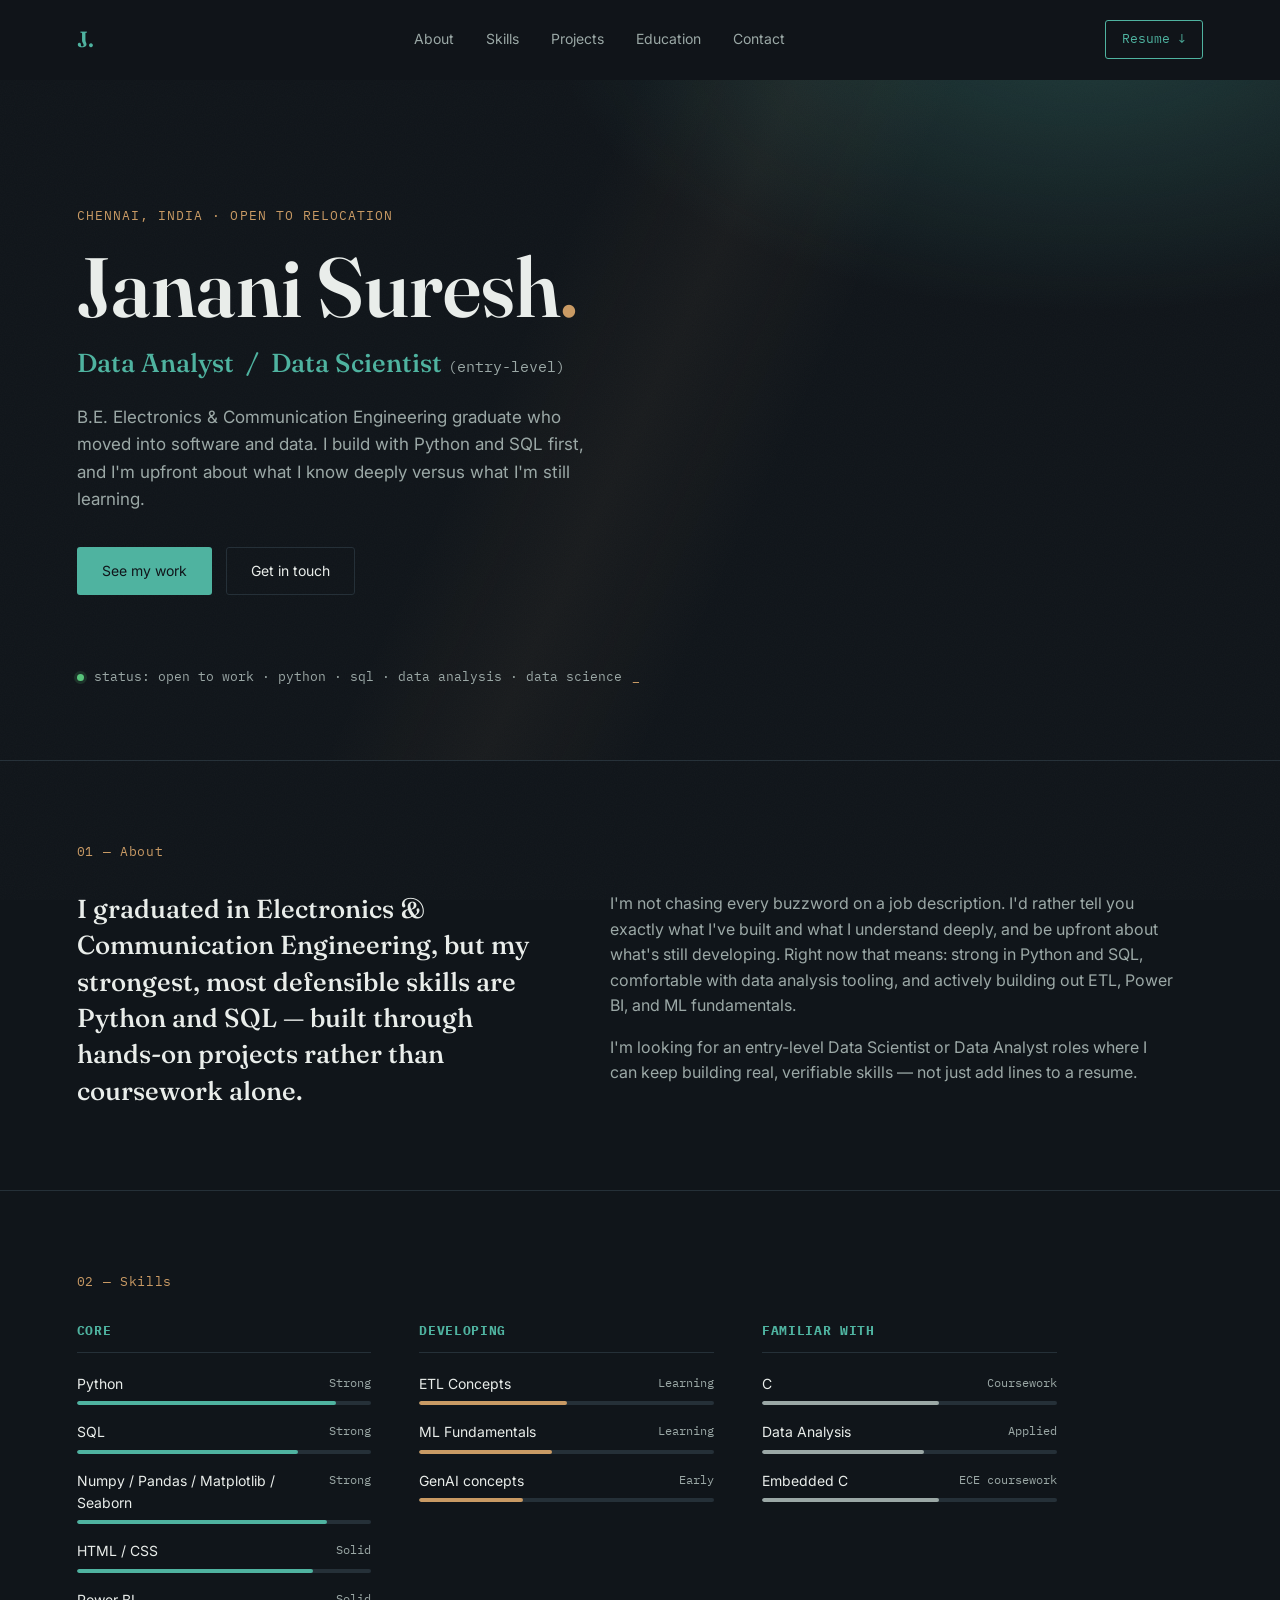
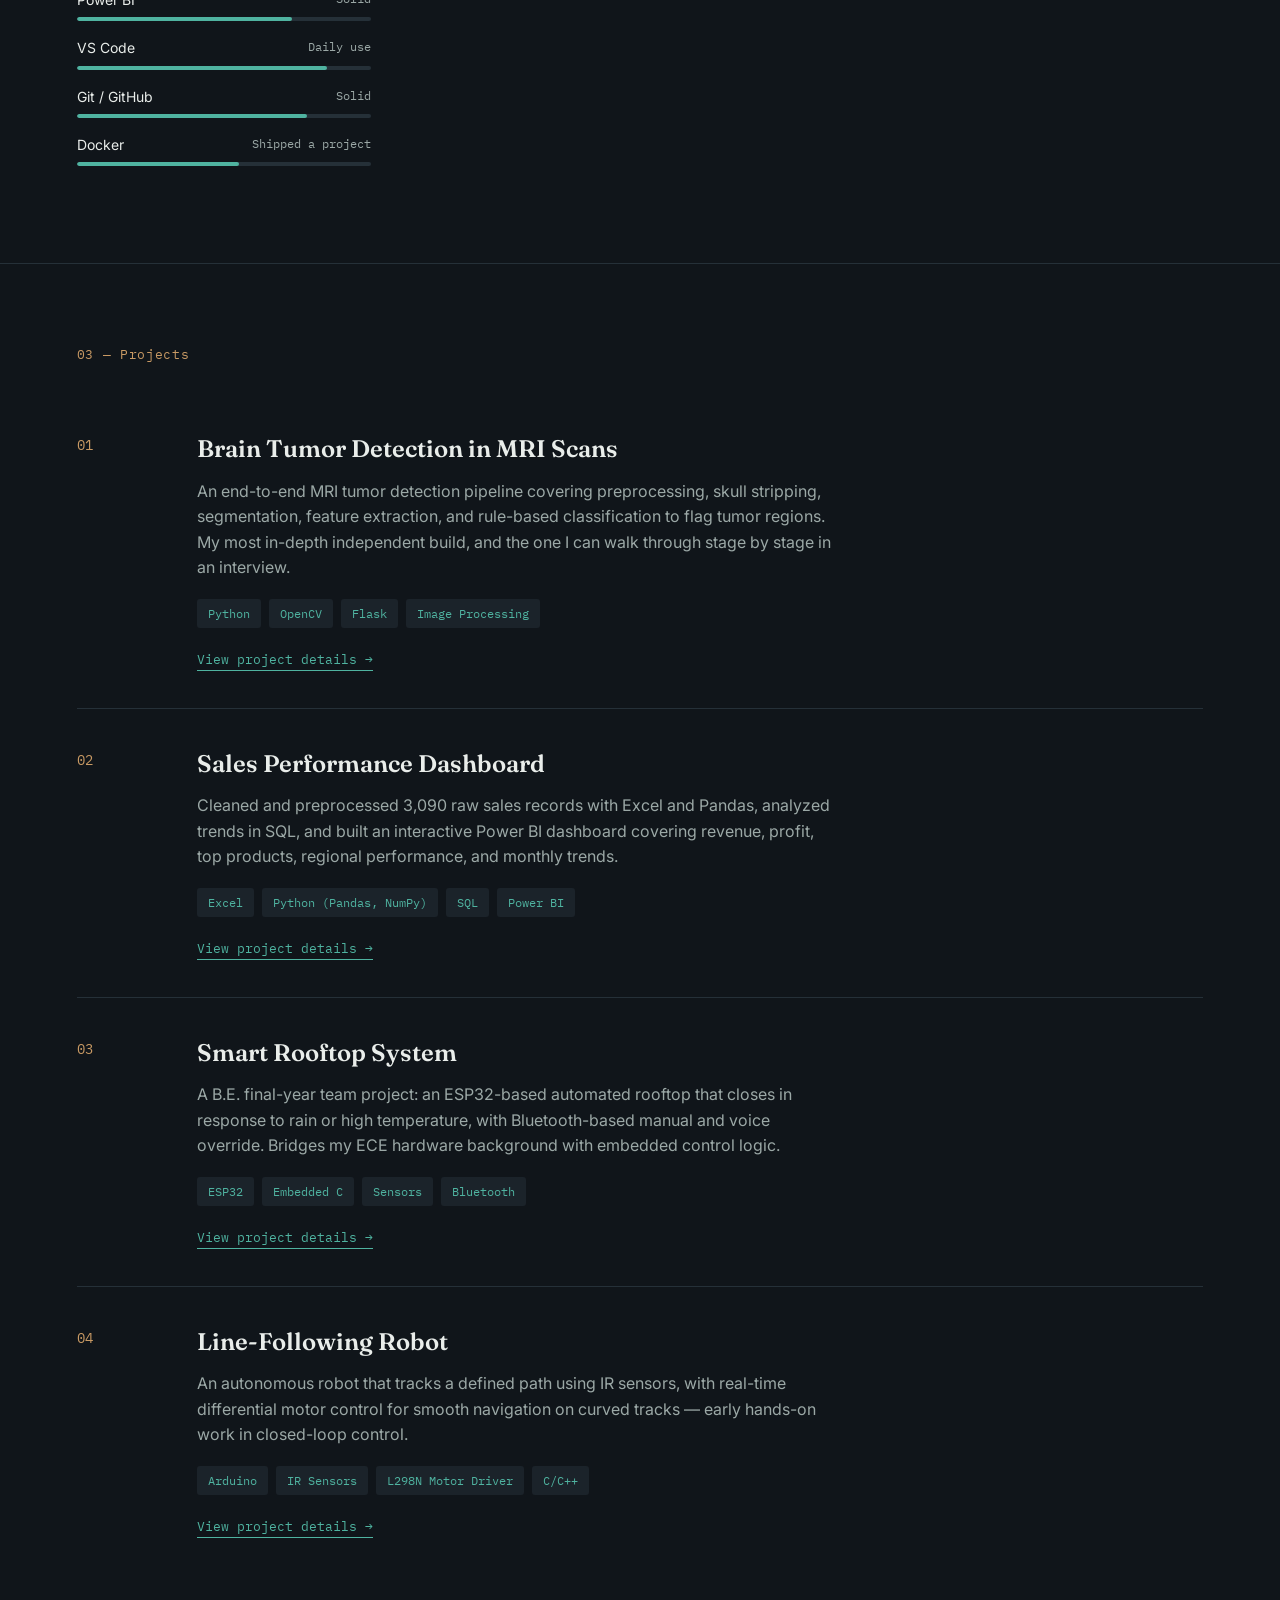
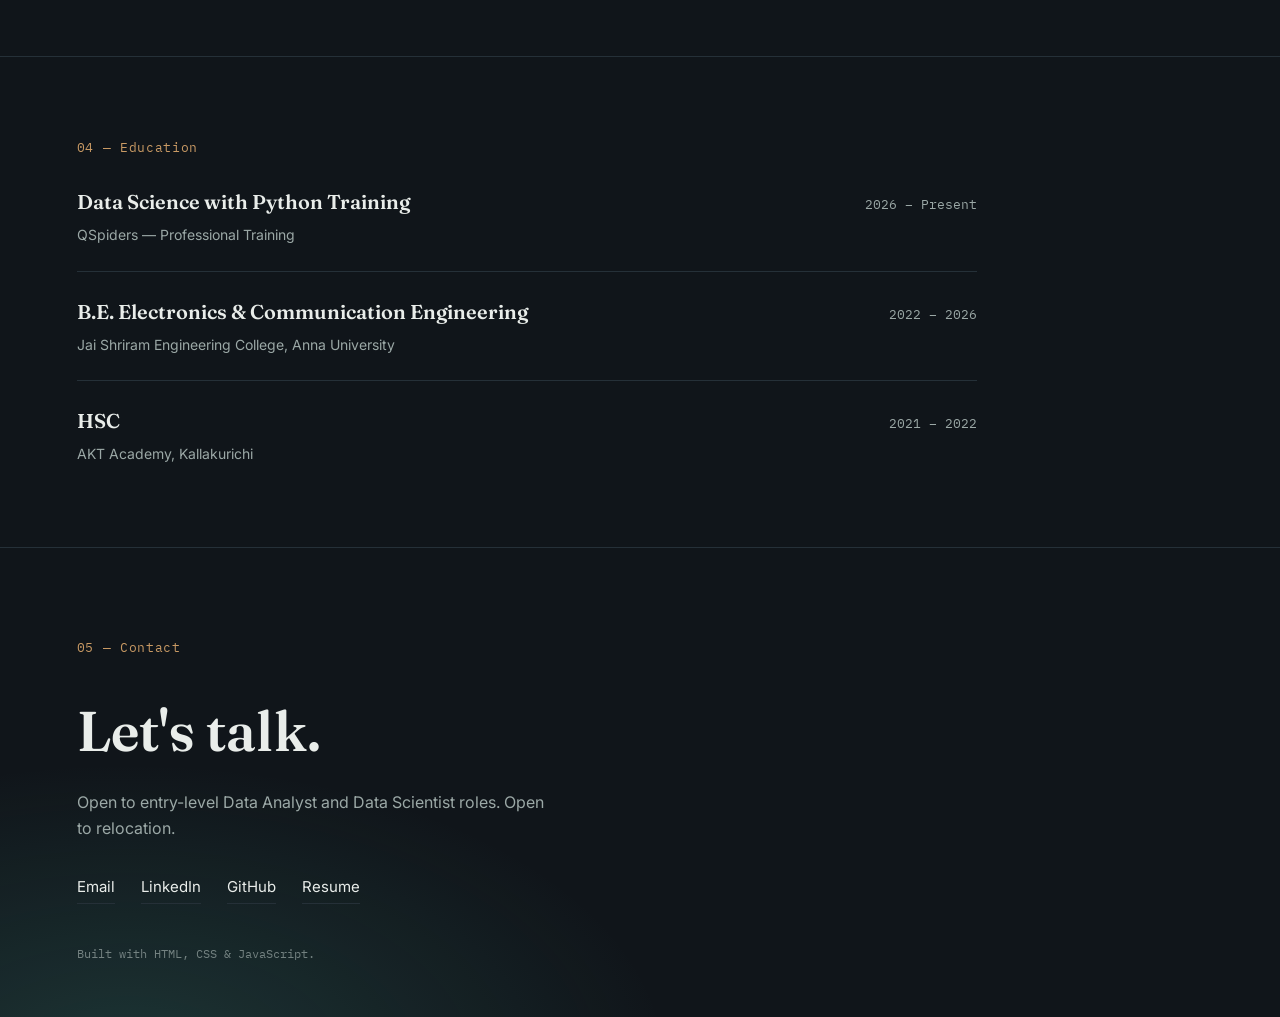
<file: index.html>
<!DOCTYPE html>
<html lang="en">
<head>
<meta charset="UTF-8">
<meta name="viewport" content="width=device-width, initial-scale=1.0">
<title>Janani Suresh — Data Analyst / Data Scientist</title>
<meta name="description" content="Portfolio of Janani Suresh, Electronics & Communication Engineering graduate specializing in Python, data analysis, and applied computer vision.">
<link rel="preconnect" href="https://fonts.googleapis.com">
<link href="https://fonts.googleapis.com/css2?family=Fraunces:opsz,wght@9..144,400;9..144,500;9..144,600&family=Inter:wght@400;500;600&family=IBM+Plex+Mono:wght@400;500&display=swap" rel="stylesheet">
<link rel="stylesheet" href="style.css">
</head>
<body>

<div class="grain"></div>

<nav class="nav" id="nav">
  <span class="nav-mark">J.</span>
  <ul class="nav-links">
    <li><a href="#about">About</a></li>
    <li><a href="#skills">Skills</a></li>
    <li><a href="#projects">Projects</a></li>
    <li><a href="#education">Education</a></li>
    <li><a href="#contact">Contact</a></li>
  </ul>
  <a href="Janani_Suresh_Resume.pdf" class="nav-cta" target="_blank" rel="noopener">Resume ↓</a>
</nav>

<header class="hero">
  <div class="hero-inner">
    <p class="eyebrow">Chennai, India · Open to relocation</p>
    <h1>Janani Suresh<span class="dot">.</span></h1>
    <p class="role">Data Analyst &nbsp;/&nbsp; Data Scientist <span class="role-sub">(entry-level)</span></p>
    <p class="hero-desc">B.E. Electronics &amp; Communication Engineering graduate who moved into software and data. I build with Python and SQL first, and I'm upfront about what I know deeply versus what I'm still learning.</p>
    <div class="hero-actions">
      <a href="#projects" class="btn btn-primary">See my work</a>
      <a href="#contact" class="btn btn-ghost">Get in touch</a>
    </div>
  </div>
  <div class="status-line">
    <span class="status-dot"></span>
    <span class="status-text">status: open to work · python · sql · data analysis · data science</span><span class="cursor">_</span>
  </div>
</header>

<main>

  <section id="about" class="section about reveal">
    <p class="section-label">01 — About</p>
    <div class="about-grid">
      <p class="about-lead">I graduated in Electronics &amp; Communication Engineering, but my strongest, most defensible skills are Python and SQL — built through hands-on projects rather than coursework alone.</p>
      <div class="about-body">
        <p>I'm not chasing every buzzword on a job description. I'd rather tell you exactly what I've built and what I understand deeply, and be upfront about what's still developing. Right now that means: strong in Python and SQL, comfortable with data analysis tooling, and actively building out ETL, Power BI, and ML fundamentals.</p>
        <p>I'm looking for an entry-level Data Scientist or Data Analyst roles where I can keep building real, verifiable skills — not just add lines to a resume.</p>
      </div>
    </div>
  </section>

  <section id="skills" class="section skills reveal">
    <p class="section-label">02 — Skills</p>
    <div class="skills-grid">

      <div class="skill-col core">
        <h3>Core</h3>
        <div class="skill-item">
          <div class="skill-item-label"><span>Python</span><span>Strong</span></div>
          <div class="skill-bar-track"><div class="skill-bar-fill" style="--fill:88%"></div></div>
        </div>
        <div class="skill-item">
          <div class="skill-item-label"><span>SQL</span><span>Strong</span></div>
          <div class="skill-bar-track"><div class="skill-bar-fill" style="--fill:75%"></div></div>
        </div>
        <div class="skill-item">
          <div class="skill-item-label"><span>Numpy / Pandas / Matplotlib / Seaborn</span><span>Strong</span></div>
          <div class="skill-bar-track"><div class="skill-bar-fill" style="--fill:85%"></div></div>
        </div>
        <div class="skill-item">
          <div class="skill-item-label"><span>HTML / CSS</span><span>Solid</span></div>
          <div class="skill-bar-track"><div class="skill-bar-fill" style="--fill:80%"></div></div>
        </div>
        <div class="skill-item">
          <div class="skill-item-label"><span>Power BI</span><span>Solid</span></div>
          <div class="skill-bar-track"><div class="skill-bar-fill" style="--fill:73%"></div></div>
        </div>
        <div class="skill-item">
          <div class="skill-item-label"><span>VS Code</span><span>Daily use</span></div>
          <div class="skill-bar-track"><div class="skill-bar-fill" style="--fill:85%"></div></div>
        </div>
        <div class="skill-item">
          <div class="skill-item-label"><span>Git / GitHub</span><span>Solid</span></div>
          <div class="skill-bar-track"><div class="skill-bar-fill" style="--fill:78%"></div></div>
        </div>
        <div class="skill-item">
          <div class="skill-item-label"><span>Docker</span><span>Shipped a project</span></div>
          <div class="skill-bar-track"><div class="skill-bar-fill" style="--fill:55%"></div></div>
        </div>
      </div>

      <div class="skill-col developing">
        <h3>Developing</h3>
        <div class="skill-item">
          <div class="skill-item-label"><span>ETL Concepts</span><span>Learning</span></div>
          <div class="skill-bar-track"><div class="skill-bar-fill" style="--fill:50%"></div></div>
        </div>
        <div class="skill-item">
          <div class="skill-item-label"><span>ML Fundamentals</span><span>Learning</span></div>
          <div class="skill-bar-track"><div class="skill-bar-fill" style="--fill:45%"></div></div>
        </div>
        <div class="skill-item">
          <div class="skill-item-label"><span>GenAI concepts</span><span>Early</span></div>
          <div class="skill-bar-track"><div class="skill-bar-fill" style="--fill:35%"></div></div>
        </div>
      </div>

      <div class="skill-col familiar">
        <h3>Familiar with</h3>
        <div class="skill-item">
          <div class="skill-item-label"><span>C</span><span>Coursework</span></div>
          <div class="skill-bar-track"><div class="skill-bar-fill" style="--fill:60%"></div></div>
        </div>
        <div class="skill-item">
          <div class="skill-item-label"><span>Data Analysis</span><span>Applied</span></div>
          <div class="skill-bar-track"><div class="skill-bar-fill" style="--fill:55%"></div></div>
        </div>
        <div class="skill-item">
          <div class="skill-item-label"><span>Embedded C</span><span>ECE coursework</span></div>
          <div class="skill-bar-track"><div class="skill-bar-fill" style="--fill:60%"></div></div>
        </div>
      </div>

    </div>
  </section>

  <section id="projects" class="section projects reveal">
    <p class="section-label">03 — Projects</p>

    <article class="project">
      <div class="project-index">01</div>
      <div class="project-body">
        <h3>Brain Tumor Detection in MRI Scans</h3>
        <p>An end-to-end MRI tumor detection pipeline covering preprocessing, skull stripping, segmentation, feature extraction, and rule-based classification to flag tumor regions. My most in-depth independent build, and the one I can walk through stage by stage in an interview.</p>
        <div class="tags"><span>Python</span><span>OpenCV</span><span>Flask</span><span>Image Processing</span></div>
        <a href="project-brain-tumor.html" class="project-link">View project details →</a>
      </div>
    </article>

    <article class="project">
      <div class="project-index">02</div>
      <div class="project-body">
        <h3>Sales Performance Dashboard</h3>
        <p>Cleaned and preprocessed 3,090 raw sales records with Excel and Pandas, analyzed trends in SQL, and built an interactive Power BI dashboard covering revenue, profit, top products, regional performance, and monthly trends.</p>
        <div class="tags"><span>Excel</span><span>Python (Pandas, NumPy)</span><span>SQL</span><span>Power BI</span></div>
        <a href="project-sales-dashboard.html" class="project-link">View project details →</a>
      </div>
    </article>

    <article class="project">
      <div class="project-index">03</div>
      <div class="project-body">
        <h3>Smart Rooftop System</h3>
        <p>A B.E. final-year team project: an ESP32-based automated rooftop that closes in response to rain or high temperature, with Bluetooth-based manual and voice override. Bridges my ECE hardware background with embedded control logic.</p>
        <div class="tags"><span>ESP32</span><span>Embedded C</span><span>Sensors</span><span>Bluetooth</span></div>
        <a href="project-smart-rooftop.html" class="project-link">View project details →</a>
      </div>
    </article>

    <article class="project">
      <div class="project-index">04</div>
      <div class="project-body">
        <h3>Line-Following Robot</h3>
        <p>An autonomous robot that tracks a defined path using IR sensors, with real-time differential motor control for smooth navigation on curved tracks — early hands-on work in closed-loop control.</p>
        <div class="tags"><span>Arduino</span><span>IR Sensors</span><span>L298N Motor Driver</span><span>C/C++</span></div>
        <a href="project-line-following-robot.html" class="project-link">View project details →</a>
      </div>
    </article>

  </section>

  <section id="education" class="section education reveal">
    <p class="section-label">04 — Education</p>
    <div class="edu-row">
      <div>
        <h3>Data Science with Python Training</h3>
        <p class="edu-sub">QSpiders — Professional Training</p>
      </div>
      <p class="edu-date">2026 – Present</p>
    </div>
    <div class="edu-row">
      <div>
        <h3>B.E. Electronics &amp; Communication Engineering</h3>
        <p class="edu-sub">Jai Shriram Engineering College, Anna University</p>
      </div>
      <p class="edu-date">2022 – 2026</p>
    </div>
    <div class="edu-row">
      <div>
        <h3>HSC</h3>
        <p class="edu-sub">AKT Academy, Kallakurichi</p>
      </div>
      <p class="edu-date">2021 – 2022</p>
    </div>
  </section>

</main>

<footer id="contact" class="footer reveal">
  <p class="section-label">05 — Contact</p>
  <h2>Let's talk.</h2>
  <p class="footer-desc">Open to entry-level Data Analyst and Data Scientist roles. Open to relocation.</p>
  <div class="footer-links">
    <a href="mailto:jananisuresh454@gmail.com">Email</a>
    <a href="https://www.linkedin.com/in/janani-suresh-778a41255" target="_blank" rel="noopener">LinkedIn</a>
    <a href="https://github.com/jananisuresh-s" target="_blank" rel="noopener">GitHub</a>
    <a href="Janani_Suresh_Resume.pdf" target="_blank" rel="noopener">Resume</a>
  </div>
  <p class="footer-fine">Built with HTML, CSS &amp; JavaScript.</p>
</footer>

<script src="script.js"></script>
</body>
</html>
</file>
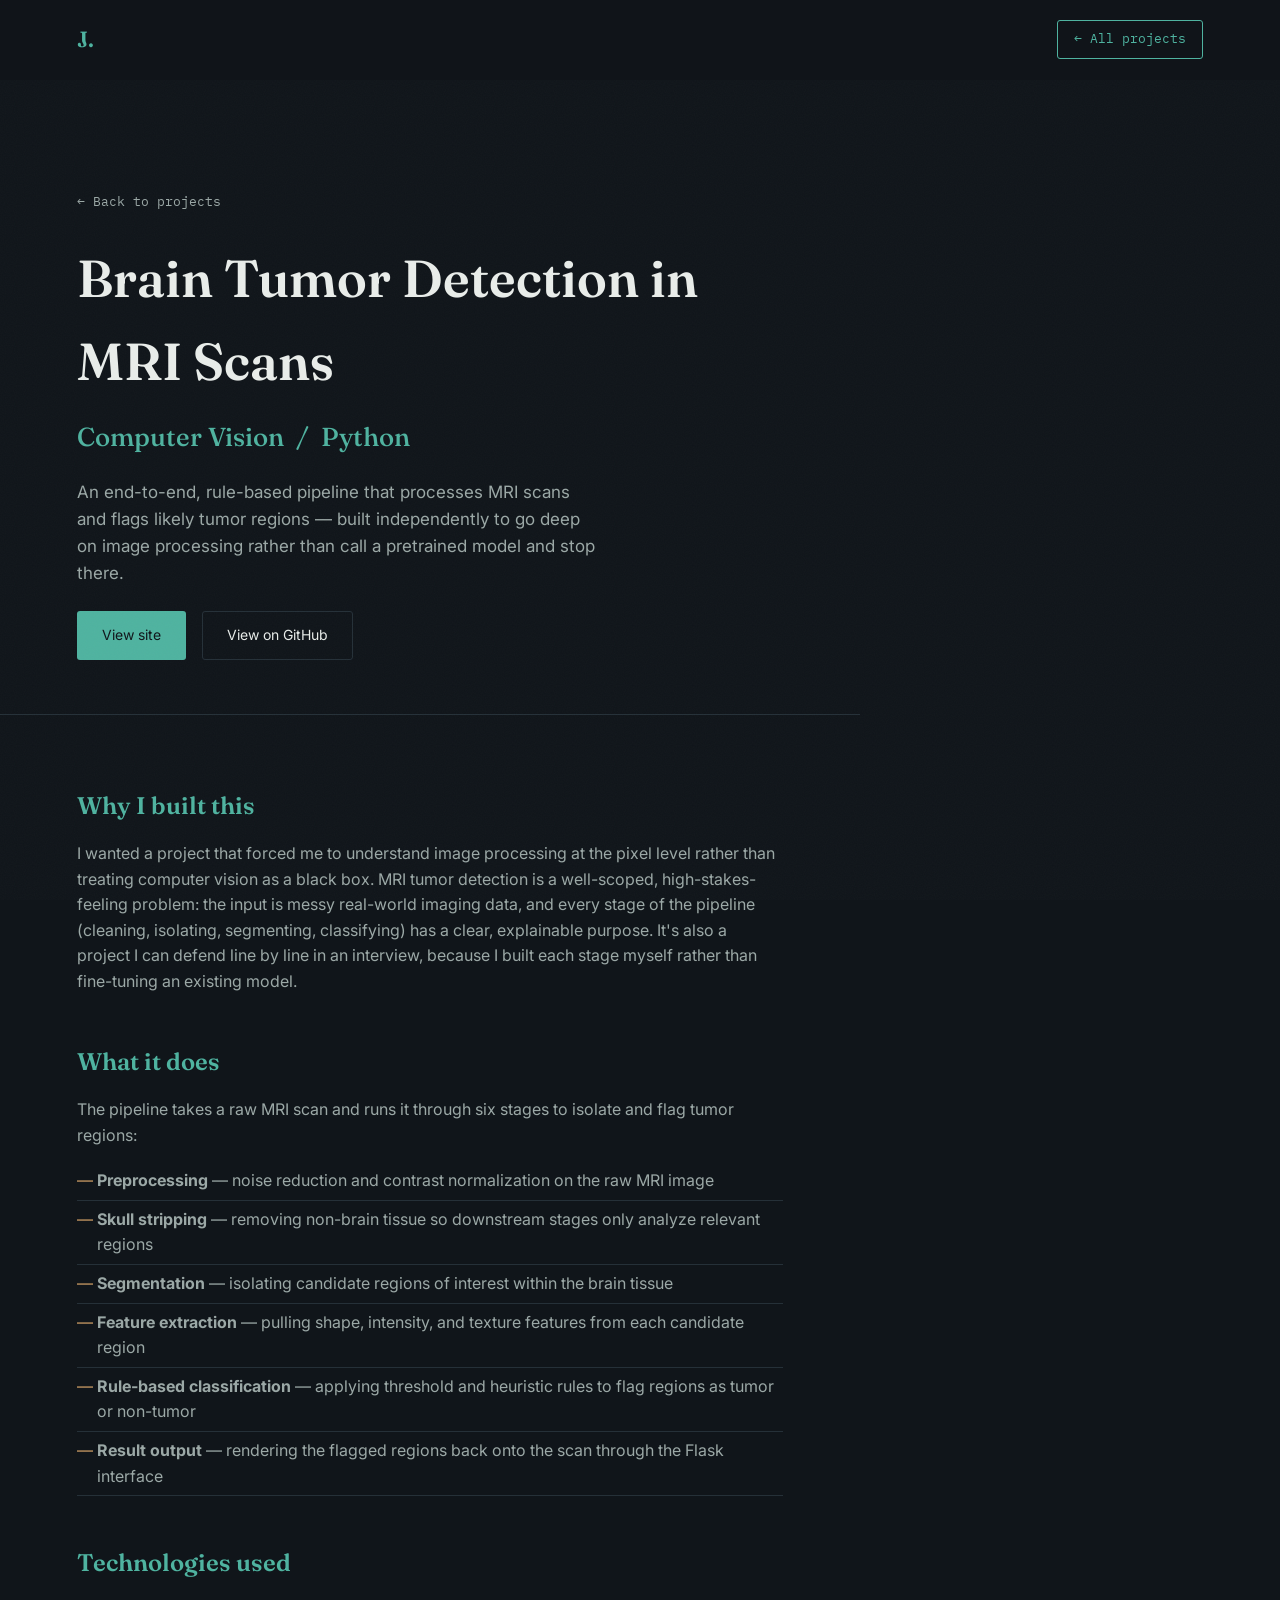
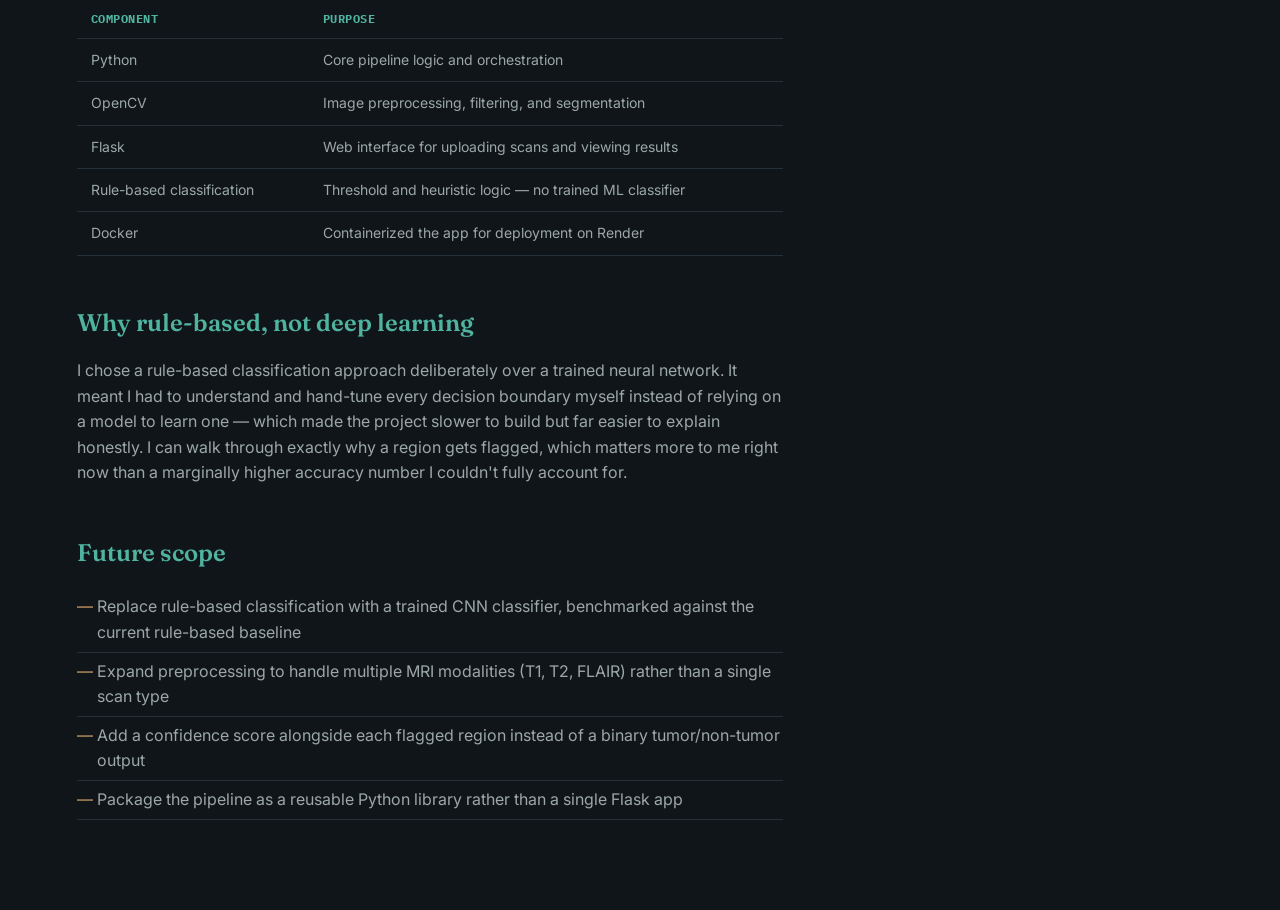
<file: project-brain-tumor.html>
<!DOCTYPE html>
<html lang="en">
<head>
<meta charset="UTF-8">
<meta name="viewport" content="width=device-width, initial-scale=1.0">
<title>Brain Tumor Detection — Janani S</title>
<link rel="preconnect" href="https://fonts.googleapis.com">
<link href="https://fonts.googleapis.com/css2?family=Fraunces:opsz,wght@9..144,400;9..144,500;9..144,600&family=Inter:wght@400;500;600&family=IBM+Plex+Mono:wght@400;500&display=swap" rel="stylesheet">
<link rel="stylesheet" href="style.css">
</head>
<body>
<div class="grain"></div>

<nav class="nav" id="nav">
  <a href="index.html" class="nav-mark">J.</a>
  <a href="index.html#projects" class="nav-cta">← All projects</a>
</nav>

<header class="detail-hero">
  <a href="index.html#projects" class="detail-back">← Back to projects</a>
  <h1>Brain Tumor Detection in MRI Scans</h1>
  <p class="role">Computer Vision &nbsp;/&nbsp; Python</p>
  <p class="hero-desc">An end-to-end, rule-based pipeline that processes MRI scans and flags likely tumor regions — built independently to go deep on image processing rather than call a pretrained model and stop there.</p>
  <div class="detail-links">
    <a href="https://brain-tumor-detection-s21w.onrender.com" class="btn btn-primary" target="_blank" rel="noopener">View site</a>
    <a href="https://github.com/jananisuresh-s/brain_tumor_detection" class="btn btn-ghost" target="_blank" rel="noopener">View on GitHub</a>
  </div>
</header>

<main class="detail-body">

  <h2>Why I built this</h2>
  <p>I wanted a project that forced me to understand image processing at the pixel level rather than treating computer vision as a black box. MRI tumor detection is a well-scoped, high-stakes-feeling problem: the input is messy real-world imaging data, and every stage of the pipeline (cleaning, isolating, segmenting, classifying) has a clear, explainable purpose. It's also a project I can defend line by line in an interview, because I built each stage myself rather than fine-tuning an existing model.</p>

  <h2>What it does</h2>
  <p>The pipeline takes a raw MRI scan and runs it through six stages to isolate and flag tumor regions:</p>
  <ul>
    <li><strong>Preprocessing</strong> — noise reduction and contrast normalization on the raw MRI image</li>
    <li><strong>Skull stripping</strong> — removing non-brain tissue so downstream stages only analyze relevant regions</li>
    <li><strong>Segmentation</strong> — isolating candidate regions of interest within the brain tissue</li>
    <li><strong>Feature extraction</strong> — pulling shape, intensity, and texture features from each candidate region</li>
    <li><strong>Rule-based classification</strong> — applying threshold and heuristic rules to flag regions as tumor or non-tumor</li>
    <li><strong>Result output</strong> — rendering the flagged regions back onto the scan through the Flask interface</li>
  </ul>

  <h2>Technologies used</h2>
  <table class="component-table">
    <tr><th>Component</th><th>Purpose</th></tr>
    <tr><td>Python</td><td>Core pipeline logic and orchestration</td></tr>
    <tr><td>OpenCV</td><td>Image preprocessing, filtering, and segmentation</td></tr>
    <tr><td>Flask</td><td>Web interface for uploading scans and viewing results</td></tr>
    <tr><td>Rule-based classification</td><td>Threshold and heuristic logic — no trained ML classifier</td></tr>
    <tr><td>Docker</td><td>Containerized the app for deployment on Render</td></tr>
  </table>

  <h2>Why rule-based, not deep learning</h2>
  <p>I chose a rule-based classification approach deliberately over a trained neural network. It meant I had to understand and hand-tune every decision boundary myself instead of relying on a model to learn one — which made the project slower to build but far easier to explain honestly. I can walk through exactly why a region gets flagged, which matters more to me right now than a marginally higher accuracy number I couldn't fully account for.</p>

  <h2>Future scope</h2>
  <ul>
    <li>Replace rule-based classification with a trained CNN classifier, benchmarked against the current rule-based baseline</li>
    <li>Expand preprocessing to handle multiple MRI modalities (T1, T2, FLAIR) rather than a single scan type</li>
    <li>Add a confidence score alongside each flagged region instead of a binary tumor/non-tumor output</li>
    <li>Package the pipeline as a reusable Python library rather than a single Flask app</li>
  </ul>


</main>

<script src="script.js"></script>
</body>
</html>
</file>
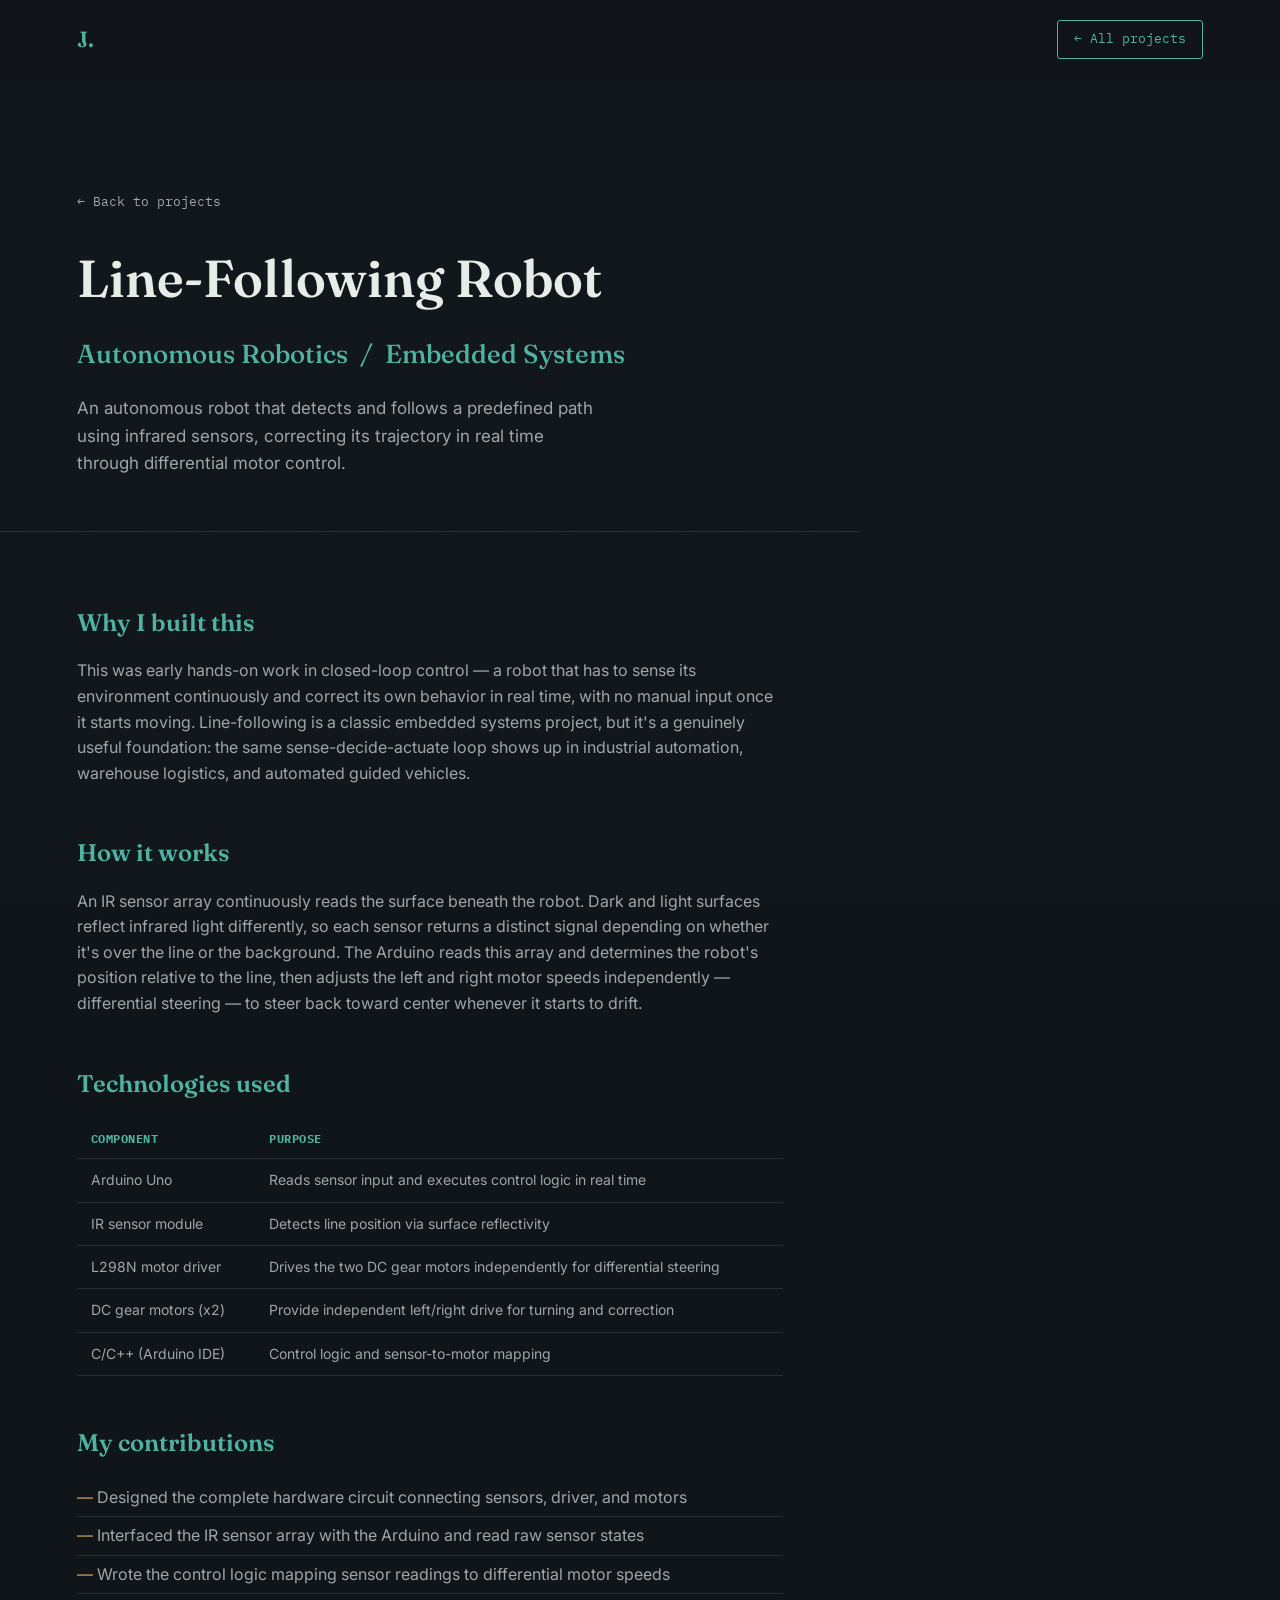
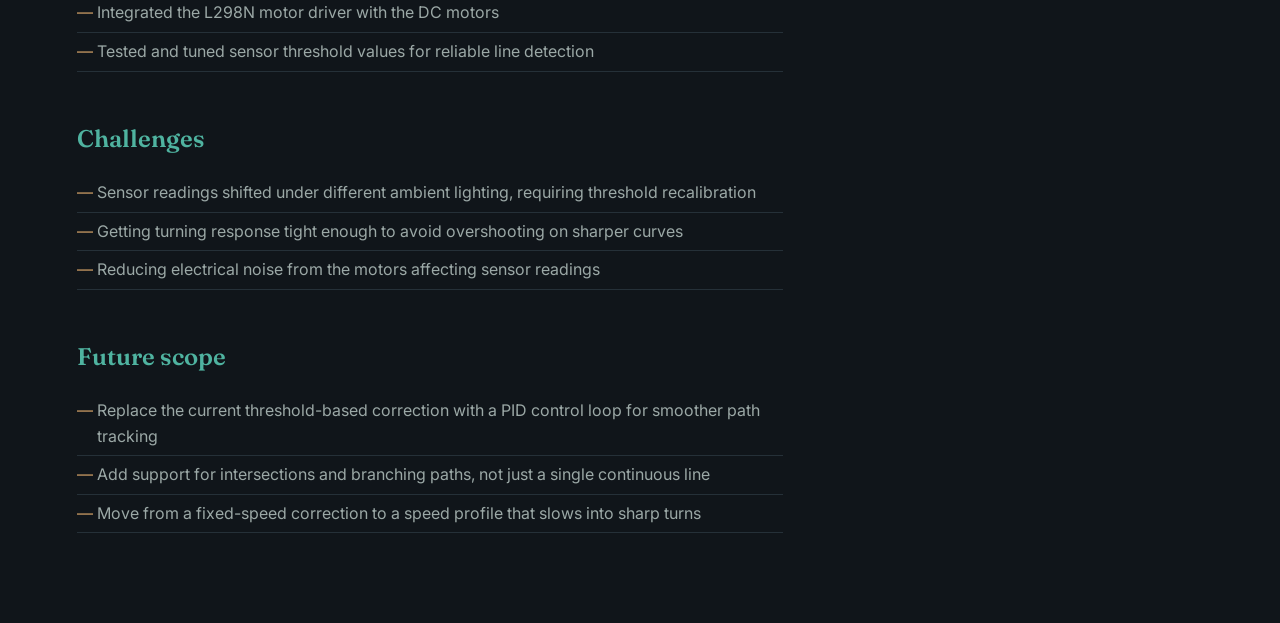
<file: project-line-following-robot.html>
<!DOCTYPE html>
<html lang="en">
<head>
<meta charset="UTF-8">
<meta name="viewport" content="width=device-width, initial-scale=1.0">
<title>Line-Following Robot — Janani S</title>
<link rel="preconnect" href="https://fonts.googleapis.com">
<link href="https://fonts.googleapis.com/css2?family=Fraunces:opsz,wght@9..144,400;9..144,500;9..144,600&family=Inter:wght@400;500;600&family=IBM+Plex+Mono:wght@400;500&display=swap" rel="stylesheet">
<link rel="stylesheet" href="style.css">
</head>
<body>
<div class="grain"></div>

<nav class="nav" id="nav">
  <a href="index.html" class="nav-mark">J.</a>
  <a href="index.html#projects" class="nav-cta">← All projects</a>
</nav>

<header class="detail-hero">
  <a href="index.html#projects" class="detail-back">← Back to projects</a>
  <h1>Line-Following Robot</h1>
  <p class="role">Autonomous Robotics &nbsp;/&nbsp; Embedded Systems</p>
  <p class="hero-desc">An autonomous robot that detects and follows a predefined path using infrared sensors, correcting its trajectory in real time through differential motor control.</p>
</header>

<main class="detail-body">

  <h2>Why I built this</h2>
  <p>This was early hands-on work in closed-loop control — a robot that has to sense its environment continuously and correct its own behavior in real time, with no manual input once it starts moving. Line-following is a classic embedded systems project, but it's a genuinely useful foundation: the same sense-decide-actuate loop shows up in industrial automation, warehouse logistics, and automated guided vehicles.</p>

  <h2>How it works</h2>
  <p>An IR sensor array continuously reads the surface beneath the robot. Dark and light surfaces reflect infrared light differently, so each sensor returns a distinct signal depending on whether it's over the line or the background. The Arduino reads this array and determines the robot's position relative to the line, then adjusts the left and right motor speeds independently — differential steering — to steer back toward center whenever it starts to drift.</p>

  <h2>Technologies used</h2>
  <table class="component-table">
    <tr><th>Component</th><th>Purpose</th></tr>
    <tr><td>Arduino Uno</td><td>Reads sensor input and executes control logic in real time</td></tr>
    <tr><td>IR sensor module</td><td>Detects line position via surface reflectivity</td></tr>
    <tr><td>L298N motor driver</td><td>Drives the two DC gear motors independently for differential steering</td></tr>
    <tr><td>DC gear motors (x2)</td><td>Provide independent left/right drive for turning and correction</td></tr>
    <tr><td>C/C++ (Arduino IDE)</td><td>Control logic and sensor-to-motor mapping</td></tr>
  </table>

  <h2>My contributions</h2>
  <ul>
    <li>Designed the complete hardware circuit connecting sensors, driver, and motors</li>
    <li>Interfaced the IR sensor array with the Arduino and read raw sensor states</li>
    <li>Wrote the control logic mapping sensor readings to differential motor speeds</li>
    <li>Integrated the L298N motor driver with the DC motors</li>
    <li>Tested and tuned sensor threshold values for reliable line detection</li>
  </ul>

  <h2>Challenges</h2>
  <ul>
    <li>Sensor readings shifted under different ambient lighting, requiring threshold recalibration</li>
    <li>Getting turning response tight enough to avoid overshooting on sharper curves</li>
    <li>Reducing electrical noise from the motors affecting sensor readings</li>
  </ul>

  <h2>Future scope</h2>
  <ul>
    <li>Replace the current threshold-based correction with a PID control loop for smoother path tracking</li>
    <li>Add support for intersections and branching paths, not just a single continuous line</li>
    <li>Move from a fixed-speed correction to a speed profile that slows into sharp turns</li>
  </ul>


</main>

<script src="script.js"></script>
</body>
</html>
</file>
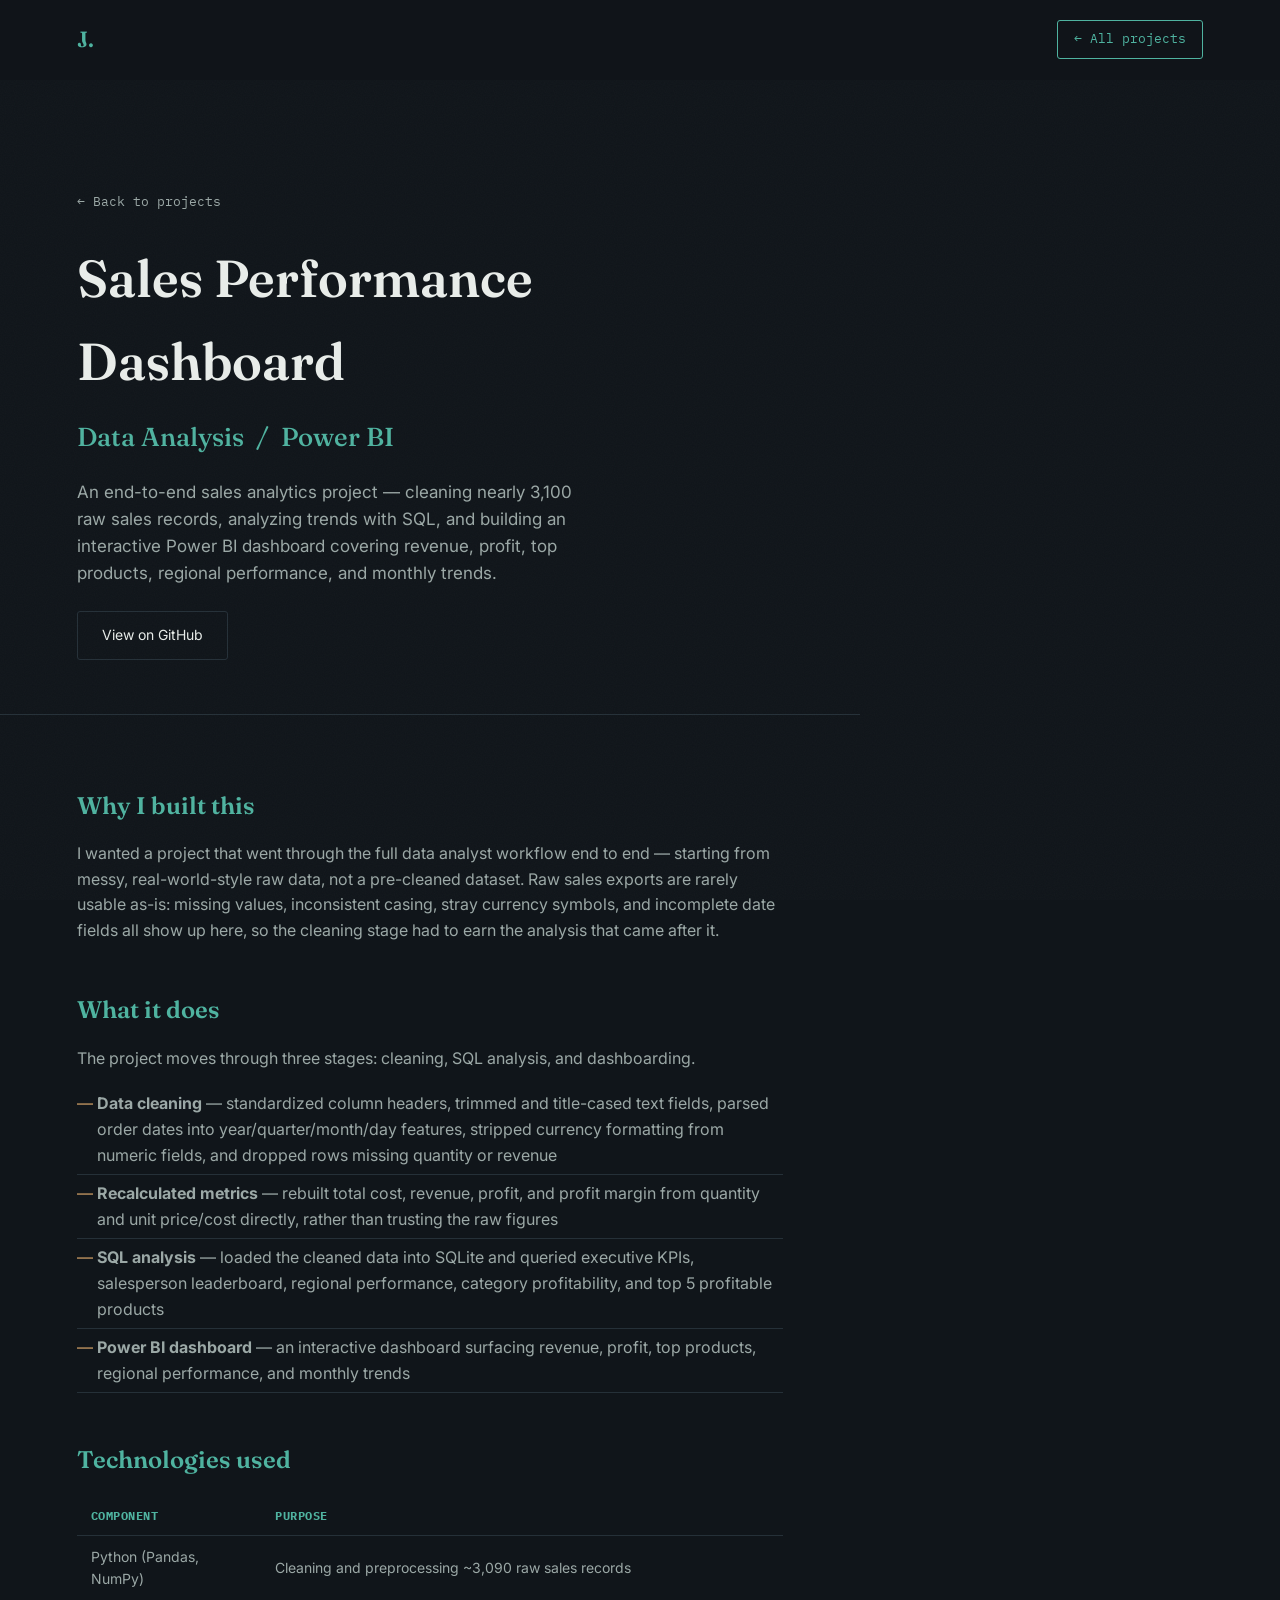
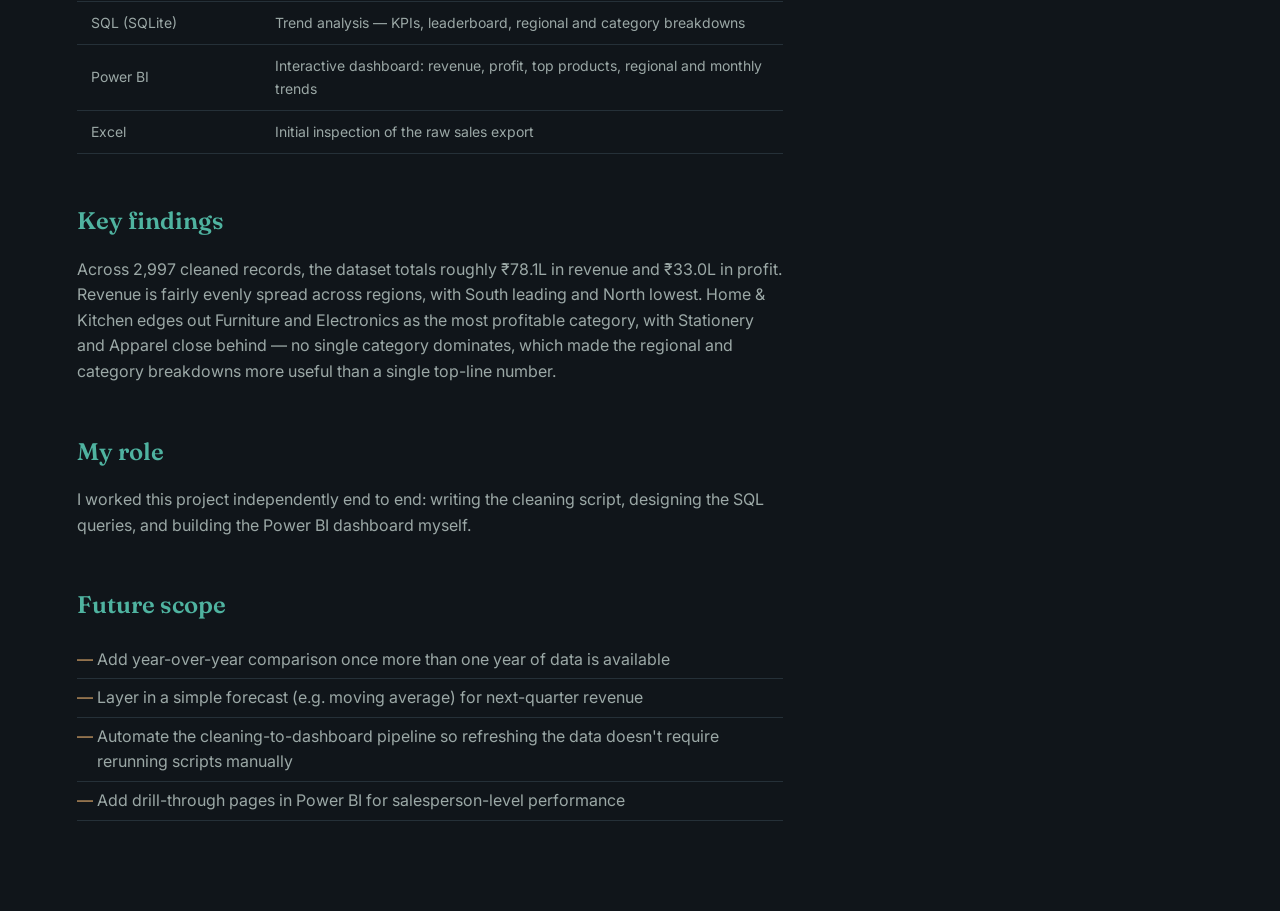
<file: project-sales-dashboard.html>
<!DOCTYPE html>
<html lang="en">
<head>
<meta charset="UTF-8">
<meta name="viewport" content="width=device-width, initial-scale=1.0">
<title>Sales Performance Dashboard — Janani S</title>
<link rel="preconnect" href="https://fonts.googleapis.com">
<link href="https://fonts.googleapis.com/css2?family=Fraunces:opsz,wght@9..144,400;9..144,500;9..144,600&family=Inter:wght@400;500;600&family=IBM+Plex+Mono:wght@400;500&display=swap" rel="stylesheet">
<link rel="stylesheet" href="style.css">
</head>
<body>
<div class="grain"></div>

<nav class="nav" id="nav">
  <a href="index.html" class="nav-mark">J.</a>
  <a href="index.html#projects" class="nav-cta">← All projects</a>
</nav>

<header class="detail-hero">
  <a href="index.html#projects" class="detail-back">← Back to projects</a>
  <h1>Sales Performance Dashboard</h1>
  <p class="role">Data Analysis &nbsp;/&nbsp; Power BI</p>
  <p class="hero-desc">An end-to-end sales analytics project — cleaning nearly 3,100 raw sales records, analyzing trends with SQL, and building an interactive Power BI dashboard covering revenue, profit, top products, regional performance, and monthly trends.</p>
  <div class="detail-links">
    <a href="https://github.com/jananisuresh-s/Sales_Performance_Dashboard" class="btn btn-ghost" target="_blank" rel="noopener">View on GitHub</a>
  </div>
</header>

<main class="detail-body">

  <h2>Why I built this</h2>
  <p>I wanted a project that went through the full data analyst workflow end to end — starting from messy, real-world-style raw data, not a pre-cleaned dataset. Raw sales exports are rarely usable as-is: missing values, inconsistent casing, stray currency symbols, and incomplete date fields all show up here, so the cleaning stage had to earn the analysis that came after it.</p>

  <h2>What it does</h2>
  <p>The project moves through three stages: cleaning, SQL analysis, and dashboarding.</p>
  <ul>
    <li><strong>Data cleaning</strong> — standardized column headers, trimmed and title-cased text fields, parsed order dates into year/quarter/month/day features, stripped currency formatting from numeric fields, and dropped rows missing quantity or revenue</li>
    <li><strong>Recalculated metrics</strong> — rebuilt total cost, revenue, profit, and profit margin from quantity and unit price/cost directly, rather than trusting the raw figures</li>
    <li><strong>SQL analysis</strong> — loaded the cleaned data into SQLite and queried executive KPIs, salesperson leaderboard, regional performance, category profitability, and top 5 profitable products</li>
    <li><strong>Power BI dashboard</strong> — an interactive dashboard surfacing revenue, profit, top products, regional performance, and monthly trends</li>
  </ul>

  <h2>Technologies used</h2>
  <table class="component-table">
    <tr><th>Component</th><th>Purpose</th></tr>
    <tr><td>Python (Pandas, NumPy)</td><td>Cleaning and preprocessing ~3,090 raw sales records</td></tr>
    <tr><td>SQL (SQLite)</td><td>Trend analysis — KPIs, leaderboard, regional and category breakdowns</td></tr>
    <tr><td>Power BI</td><td>Interactive dashboard: revenue, profit, top products, regional and monthly trends</td></tr>
    <tr><td>Excel</td><td>Initial inspection of the raw sales export</td></tr>
  </table>

  <h2>Key findings</h2>
  <p>Across 2,997 cleaned records, the dataset totals roughly ₹78.1L in revenue and ₹33.0L in profit. Revenue is fairly evenly spread across regions, with South leading and North lowest. Home &amp; Kitchen edges out Furniture and Electronics as the most profitable category, with Stationery and Apparel close behind — no single category dominates, which made the regional and category breakdowns more useful than a single top-line number.</p>

  <h2>My role</h2>
  <p>I worked this project independently end to end: writing the cleaning script, designing the SQL queries, and building the Power BI dashboard myself.</p>

  <h2>Future scope</h2>
  <ul>
    <li>Add year-over-year comparison once more than one year of data is available</li>
    <li>Layer in a simple forecast (e.g. moving average) for next-quarter revenue</li>
    <li>Automate the cleaning-to-dashboard pipeline so refreshing the data doesn't require rerunning scripts manually</li>
    <li>Add drill-through pages in Power BI for salesperson-level performance</li>
  </ul>

</main>

<script src="script.js"></script>
</body>
</html>
</file>
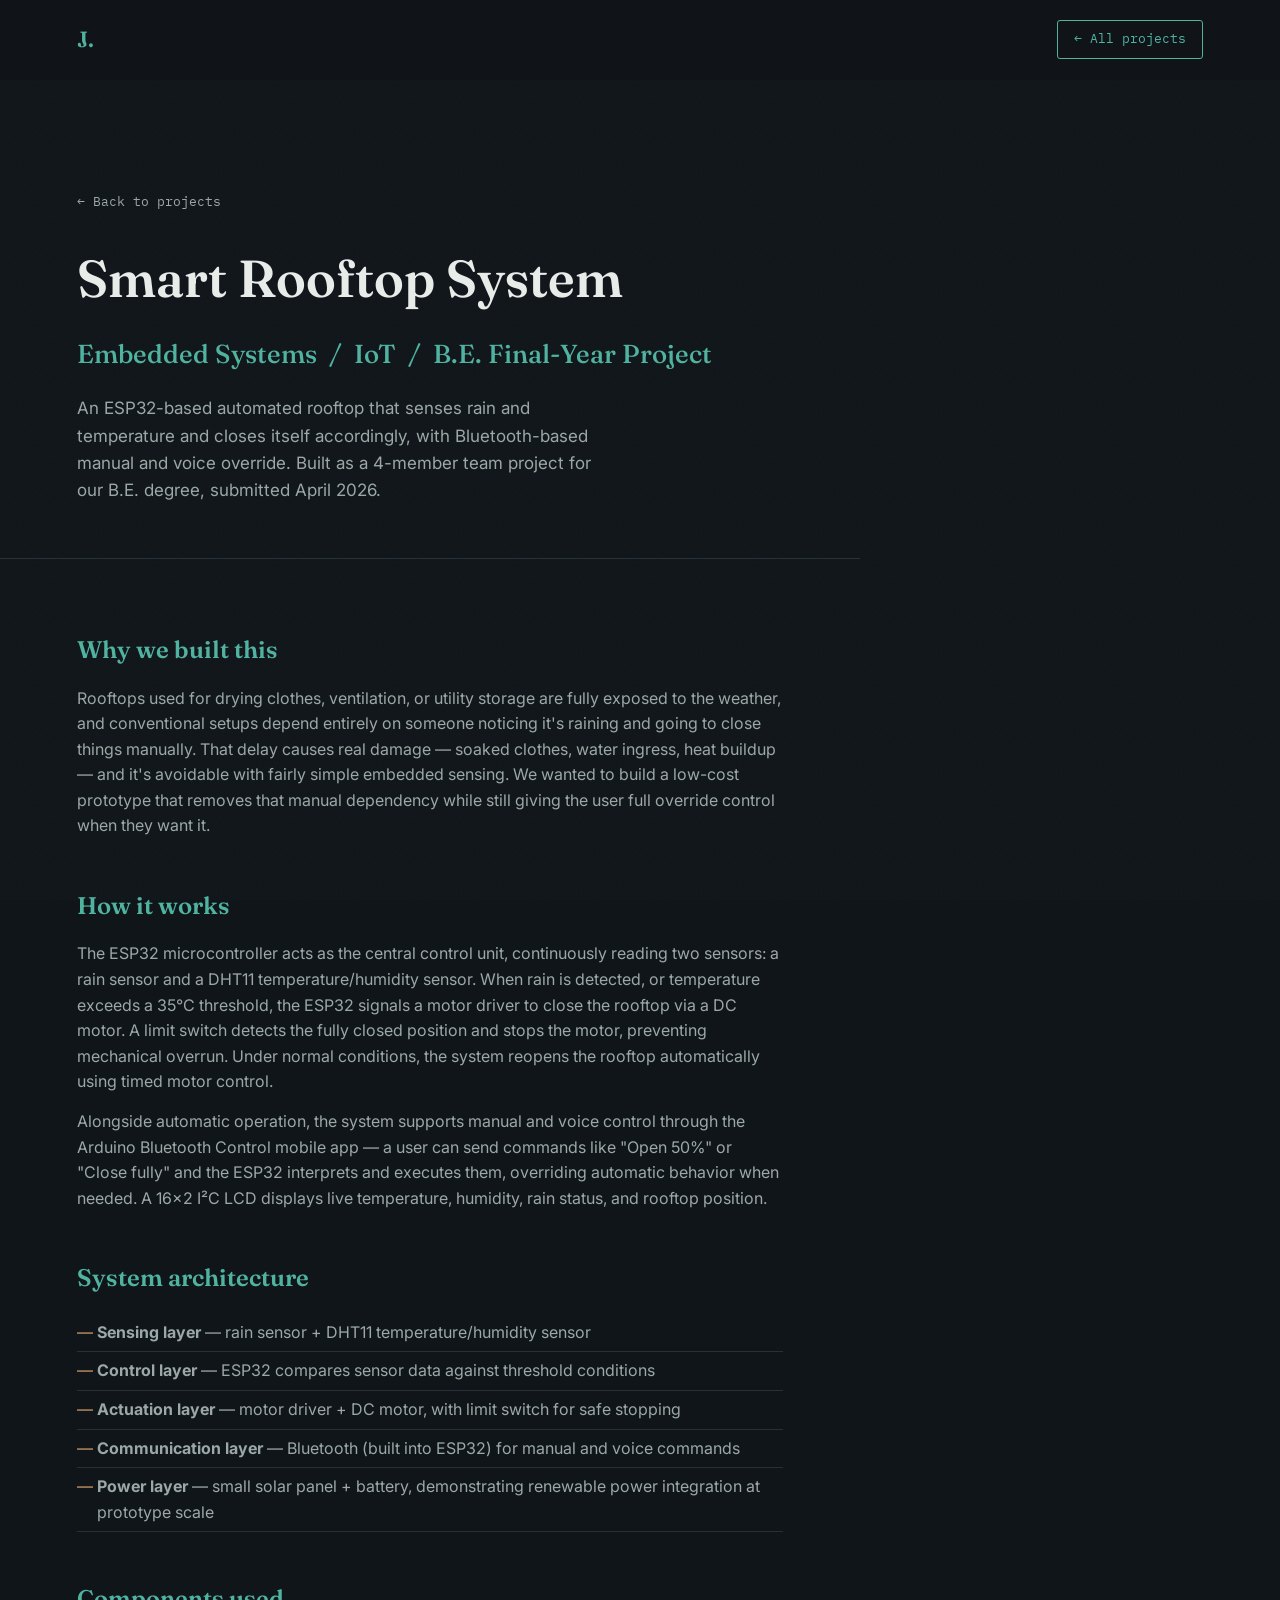
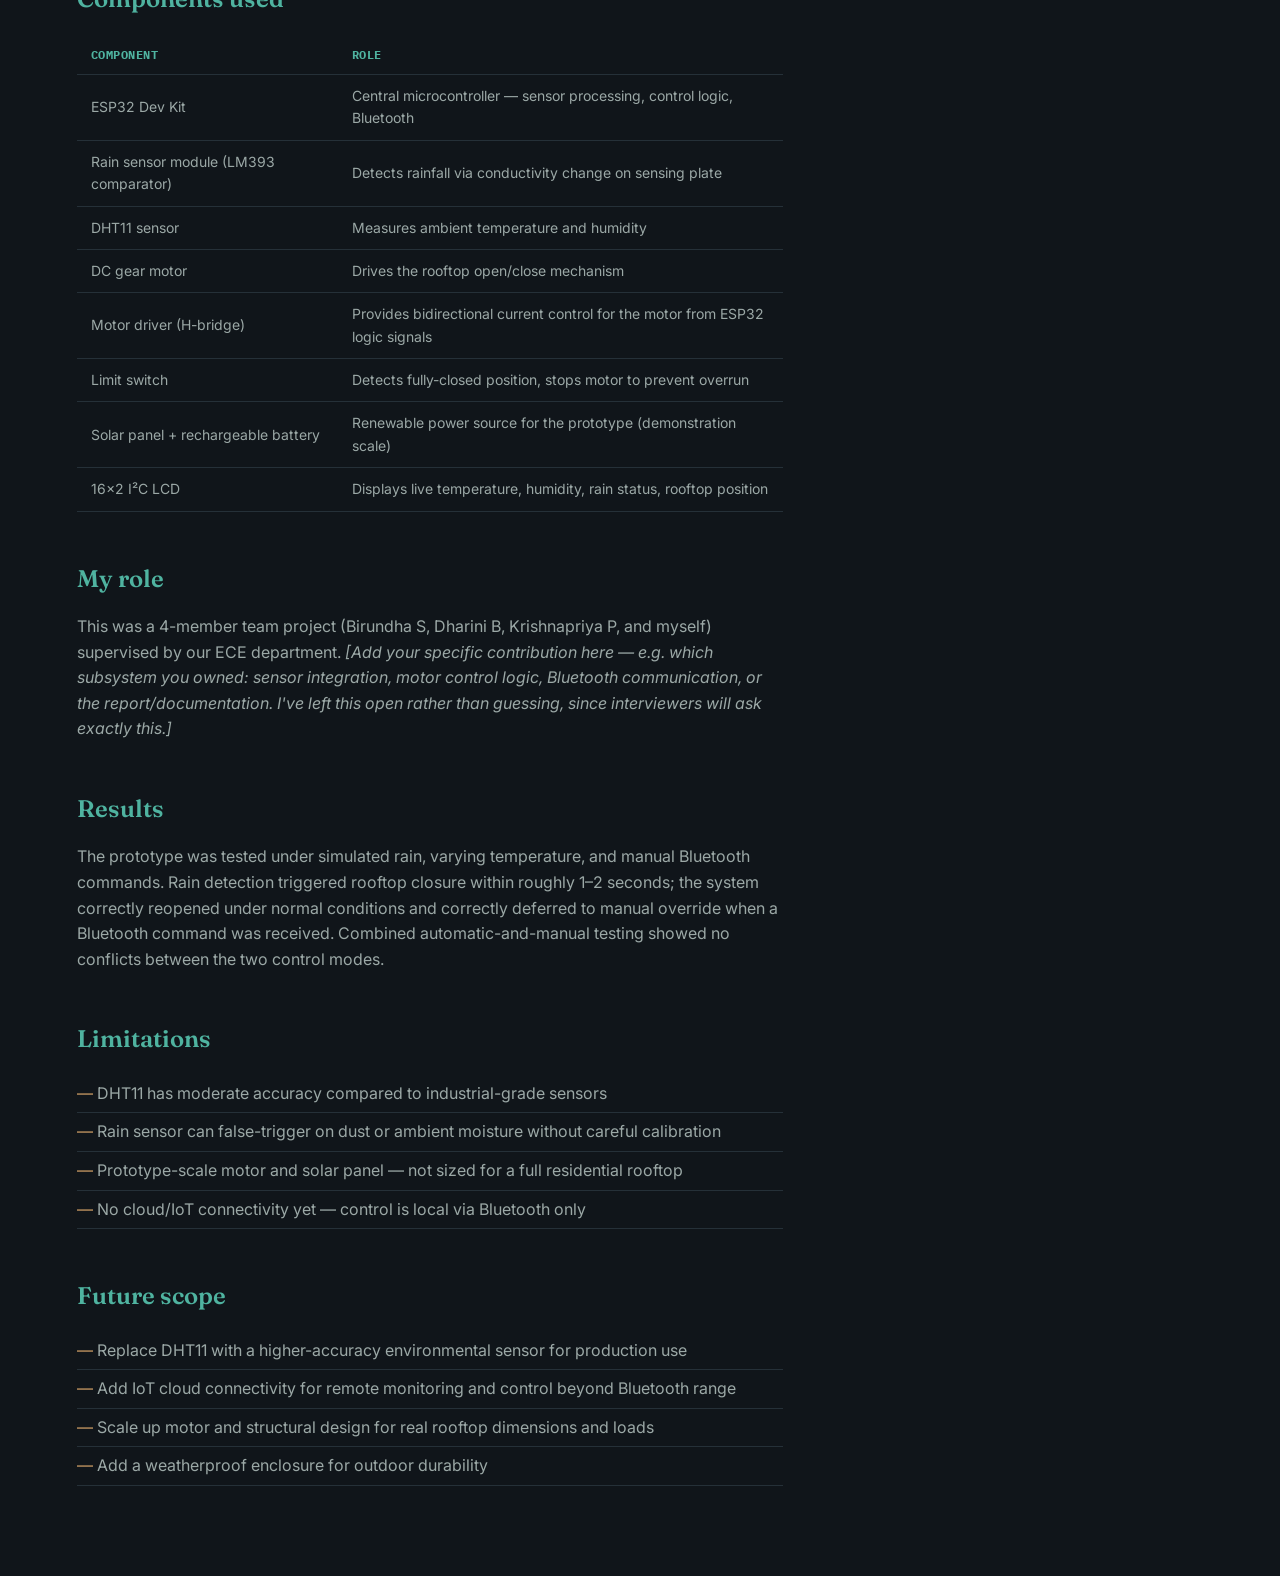
<file: project-smart-rooftop.html>
<!DOCTYPE html>
<html lang="en">
<head>
<meta charset="UTF-8">
<meta name="viewport" content="width=device-width, initial-scale=1.0">
<title>Smart Rooftop System — Janani S</title>
<link rel="preconnect" href="https://fonts.googleapis.com">
<link href="https://fonts.googleapis.com/css2?family=Fraunces:opsz,wght@9..144,400;9..144,500;9..144,600&family=Inter:wght@400;500;600&family=IBM+Plex+Mono:wght@400;500&display=swap" rel="stylesheet">
<link rel="stylesheet" href="style.css">
</head>
<body>
<div class="grain"></div>

<nav class="nav" id="nav">
  <a href="index.html" class="nav-mark">J.</a>
  <a href="index.html#projects" class="nav-cta">← All projects</a>
</nav>

<header class="detail-hero">
  <a href="index.html#projects" class="detail-back">← Back to projects</a>
  <h1>Smart Rooftop System</h1>
  <p class="role">Embedded Systems &nbsp;/&nbsp; IoT &nbsp;/&nbsp; B.E. Final-Year Project</p>
  <p class="hero-desc">An ESP32-based automated rooftop that senses rain and temperature and closes itself accordingly, with Bluetooth-based manual and voice override. Built as a 4-member team project for our B.E. degree, submitted April 2026.</p>
</header>

<main class="detail-body">

  <h2>Why we built this</h2>
  <p>Rooftops used for drying clothes, ventilation, or utility storage are fully exposed to the weather, and conventional setups depend entirely on someone noticing it's raining and going to close things manually. That delay causes real damage — soaked clothes, water ingress, heat buildup — and it's avoidable with fairly simple embedded sensing. We wanted to build a low-cost prototype that removes that manual dependency while still giving the user full override control when they want it.</p>

  <h2>How it works</h2>
  <p>The ESP32 microcontroller acts as the central control unit, continuously reading two sensors: a rain sensor and a DHT11 temperature/humidity sensor. When rain is detected, or temperature exceeds a 35°C threshold, the ESP32 signals a motor driver to close the rooftop via a DC motor. A limit switch detects the fully closed position and stops the motor, preventing mechanical overrun. Under normal conditions, the system reopens the rooftop automatically using timed motor control.</p>
  <p>Alongside automatic operation, the system supports manual and voice control through the Arduino Bluetooth Control mobile app — a user can send commands like "Open 50%" or "Close fully" and the ESP32 interprets and executes them, overriding automatic behavior when needed. A 16×2 I²C LCD displays live temperature, humidity, rain status, and rooftop position.</p>

  <h2>System architecture</h2>
  <ul>
    <li><strong>Sensing layer</strong> — rain sensor + DHT11 temperature/humidity sensor</li>
    <li><strong>Control layer</strong> — ESP32 compares sensor data against threshold conditions</li>
    <li><strong>Actuation layer</strong> — motor driver + DC motor, with limit switch for safe stopping</li>
    <li><strong>Communication layer</strong> — Bluetooth (built into ESP32) for manual and voice commands</li>
    <li><strong>Power layer</strong> — small solar panel + battery, demonstrating renewable power integration at prototype scale</li>
  </ul>

  <h2>Components used</h2>
  <table class="component-table">
    <tr><th>Component</th><th>Role</th></tr>
    <tr><td>ESP32 Dev Kit</td><td>Central microcontroller — sensor processing, control logic, Bluetooth</td></tr>
    <tr><td>Rain sensor module (LM393 comparator)</td><td>Detects rainfall via conductivity change on sensing plate</td></tr>
    <tr><td>DHT11 sensor</td><td>Measures ambient temperature and humidity</td></tr>
    <tr><td>DC gear motor</td><td>Drives the rooftop open/close mechanism</td></tr>
    <tr><td>Motor driver (H-bridge)</td><td>Provides bidirectional current control for the motor from ESP32 logic signals</td></tr>
    <tr><td>Limit switch</td><td>Detects fully-closed position, stops motor to prevent overrun</td></tr>
    <tr><td>Solar panel + rechargeable battery</td><td>Renewable power source for the prototype (demonstration scale)</td></tr>
    <tr><td>16×2 I²C LCD</td><td>Displays live temperature, humidity, rain status, rooftop position</td></tr>
  </table>

  <h2>My role</h2>
  <p>This was a 4-member team project (Birundha S, Dharini B, Krishnapriya P, and myself) supervised by our ECE department. <em>[Add your specific contribution here — e.g. which subsystem you owned: sensor integration, motor control logic, Bluetooth communication, or the report/documentation. I've left this open rather than guessing, since interviewers will ask exactly this.]</em></p>

  <h2>Results</h2>
  <p>The prototype was tested under simulated rain, varying temperature, and manual Bluetooth commands. Rain detection triggered rooftop closure within roughly 1–2 seconds; the system correctly reopened under normal conditions and correctly deferred to manual override when a Bluetooth command was received. Combined automatic-and-manual testing showed no conflicts between the two control modes.</p>

  <h2>Limitations</h2>
  <ul>
    <li>DHT11 has moderate accuracy compared to industrial-grade sensors</li>
    <li>Rain sensor can false-trigger on dust or ambient moisture without careful calibration</li>
    <li>Prototype-scale motor and solar panel — not sized for a full residential rooftop</li>
    <li>No cloud/IoT connectivity yet — control is local via Bluetooth only</li>
  </ul>

  <h2>Future scope</h2>
  <ul>
    <li>Replace DHT11 with a higher-accuracy environmental sensor for production use</li>
    <li>Add IoT cloud connectivity for remote monitoring and control beyond Bluetooth range</li>
    <li>Scale up motor and structural design for real rooftop dimensions and loads</li>
    <li>Add a weatherproof enclosure for outdoor durability</li>
  </ul>

</main>

<script src="script.js"></script>
</body>
</html>
</file>
<file: style.css>
:root {
  --bg: #10151A;
  --surface: #171E24;
  --ink: #E9EDEA;
  --ink-soft: #9BA8A6;
  --primary: #4FB3A0;
  --primary-soft: #74C7B7;
  --accent: #C99A64;
  --line: #253038;
  --card: #1B232A;

  --font-display: 'Fraunces', serif;
  --font-body: 'Inter', sans-serif;
  --font-mono: 'IBM Plex Mono', monospace;
}

* { margin: 0; padding: 0; box-sizing: border-box; }

html { scroll-behavior: smooth; }

body {
  background: var(--bg);
  color: var(--ink);
  font-family: var(--font-body);
  font-size: 16px;
  line-height: 1.6;
  -webkit-font-smoothing: antialiased;
}

a { color: inherit; text-decoration: none; }
ul { list-style: none; }

.grain {
  position: fixed;
  inset: 0;
  pointer-events: none;
  z-index: 1;
  opacity: 0.03;
  background-image: url("data:image/svg+xml,%3Csvg xmlns='http://www.w3.org/2000/svg' width='60' height='60'%3E%3Cfilter id='n'%3E%3CfeTurbulence type='fractalNoise' baseFrequency='0.9' numOctaves='2' stitchTiles='stitch'/%3E%3C/filter%3E%3Crect width='100%25' height='100%25' filter='url(%23n)'/%3E%3C/svg%3E");
}

/* ---------- Nav ---------- */
.nav {
  position: sticky;
  top: 0;
  z-index: 10;
  display: flex;
  align-items: center;
  justify-content: space-between;
  padding: 20px 6vw;
  background: rgba(16, 21, 26, 0.88);
  backdrop-filter: blur(8px);
  border-bottom: 1px solid transparent;
  transition: border-color 0.3s ease;
}
.nav.scrolled { border-bottom-color: var(--line); }

.nav-mark {
  font-family: var(--font-display);
  font-size: 22px;
  font-weight: 600;
  color: var(--primary);
}

.nav-links {
  display: flex;
  gap: 32px;
  font-size: 14px;
  color: var(--ink-soft);
}
.nav-links a { transition: color 0.2s ease; }
.nav-links a:hover { color: var(--primary); }

.nav-cta {
  font-family: var(--font-mono);
  font-size: 13px;
  padding: 8px 16px;
  border: 1px solid var(--primary);
  border-radius: 3px;
  color: var(--primary);
  transition: all 0.2s ease;
}
.nav-cta:hover { background: var(--primary); color: var(--bg); }

/* ---------- Hero ---------- */
.hero {
  padding: 14vh 6vw 8vh;
  border-bottom: 1px solid var(--line);
  position: relative;
  overflow: hidden;
  background:
    radial-gradient(ellipse 900px 500px at 85% -10%, rgba(79, 179, 160, 0.25), transparent 60%),
    linear-gradient(115deg, transparent 40%, rgba(201, 154, 100, 0.05) 50%, transparent 60%),
    var(--bg);
}
.hero-inner { max-width: 720px; position: relative; z-index: 1; }

.eyebrow {
  font-family: var(--font-mono);
  font-size: 13px;
  letter-spacing: 0.08em;
  text-transform: uppercase;
  color: var(--accent);
  margin-bottom: 18px;
}

.hero h1 {
  font-family: var(--font-display);
  font-size: clamp(48px, 8vw, 84px);
  font-weight: 600;
  line-height: 1;
  color: var(--ink);
}
.hero h1 .dot { color: var(--accent); }

.role {
  font-family: var(--font-display);
  font-size: clamp(20px, 3vw, 26px);
  font-weight: 500;
  color: var(--primary);
  margin-top: 14px;
}
.role-sub {
  font-family: var(--font-mono);
  font-size: 15px;
  color: var(--ink-soft);
  font-weight: 400;
}

.hero-desc {
  margin-top: 20px;
  max-width: 520px;
  color: var(--ink-soft);
  font-size: 17px;
}

.hero-actions {
  display: flex;
  gap: 14px;
  margin-top: 34px;
}

.btn {
  font-size: 14px;
  padding: 12px 24px;
  border-radius: 3px;
  transition: all 0.2s ease;
  border: 1px solid transparent;
  display: inline-block;
}
.btn-primary { background: var(--primary); color: var(--bg); }
.btn-primary:hover { background: var(--primary-soft); }
.btn-ghost { border-color: var(--line); color: var(--ink); }
.btn-ghost:hover { border-color: var(--primary); color: var(--primary); }

.status-line {
  margin-top: 8vh;
  display: flex;
  align-items: center;
  gap: 10px;
  font-family: var(--font-mono);
  font-size: 13px;
  color: var(--ink-soft);
}
.status-dot {
  width: 7px;
  height: 7px;
  border-radius: 50%;
  background: #57C57A;
  box-shadow: 0 0 0 3px rgba(87,197,122,0.15);
}
.cursor { animation: blink 1.1s step-end infinite; color: var(--accent); }
@keyframes blink { 50% { opacity: 0; } }

/* ---------- Sections ---------- */
.section { padding: 9vh 6vw; border-bottom: 1px solid var(--line); }
.section-label {
  font-family: var(--font-mono);
  font-size: 13px;
  color: var(--accent);
  letter-spacing: 0.05em;
  margin-bottom: 28px;
}

.reveal {
  opacity: 0;
  transform: translateY(24px);
  transition: opacity 0.7s cubic-bezier(0.16, 1, 0.3, 1), transform 0.7s cubic-bezier(0.16, 1, 0.3, 1);
}
.reveal.is-visible { opacity: 1; transform: translateY(0); }

@media (prefers-reduced-motion: reduce) {
  .reveal { opacity: 1; transform: none; transition: none; }
}

/* About */
.about-grid { display: grid; grid-template-columns: 1fr 1.2fr; gap: 60px; max-width: 1100px; }
.about-lead {
  font-family: var(--font-display);
  font-size: 26px;
  font-weight: 500;
  line-height: 1.4;
  color: var(--ink);
}
.about-body p { color: var(--ink-soft); margin-bottom: 16px; }

/* Skills */
.skills-grid { display: grid; grid-template-columns: repeat(3, 1fr); gap: 48px; max-width: 980px; }
.skill-col h3 {
  font-family: var(--font-mono);
  font-size: 13px;
  text-transform: uppercase;
  letter-spacing: 0.05em;
  color: var(--primary);
  margin-bottom: 20px;
  padding-bottom: 10px;
  border-bottom: 1px solid var(--line);
}
.skill-item { margin-bottom: 16px; }
.skill-item-label {
  display: flex;
  justify-content: space-between;
  font-size: 14px;
  color: var(--ink);
  margin-bottom: 6px;
}
.skill-item-label span:last-child {
  font-family: var(--font-mono);
  font-size: 12px;
  color: var(--ink-soft);
}
.skill-bar-track {
  height: 4px;
  background: var(--line);
  border-radius: 2px;
  overflow: hidden;
}
.skill-bar-fill {
  height: 100%;
  width: 0%;
  background: var(--primary);
  border-radius: 2px;
  transition: width 1.1s cubic-bezier(0.16, 1, 0.3, 1);
}
.skill-col.developing .skill-bar-fill { background: var(--accent); }
.skill-col.familiar .skill-bar-fill { background: var(--ink-soft); }
.skill-bar-fill.filled { width: var(--fill); }

/* Projects */
.project {
  display: grid;
  grid-template-columns: 90px 1fr;
  gap: 30px;
  padding: 36px 0;
  border-top: 1px solid var(--line);
}
.project:first-of-type { border-top: none; }
.project-index { font-family: var(--font-mono); font-size: 14px; color: var(--accent); padding-top: 4px; }
.project-body h3 { font-family: var(--font-display); font-size: 24px; font-weight: 600; margin-bottom: 10px; }
.project-body p { color: var(--ink-soft); max-width: 640px; margin-bottom: 18px; }
.tags { display: flex; flex-wrap: wrap; gap: 8px; margin-bottom: 18px; }
.tags span {
  font-family: var(--font-mono);
  font-size: 12px;
  padding: 5px 11px;
  background: var(--card);
  border-radius: 3px;
  color: var(--primary);
}
.project-link {
  font-family: var(--font-mono);
  font-size: 13px;
  color: var(--primary);
  border-bottom: 1px solid var(--primary);
  padding-bottom: 2px;
  transition: opacity 0.2s ease;
}
.project-link:hover { opacity: 0.7; }

/* Education */
.edu-row { display: flex; justify-content: space-between; align-items: baseline; max-width: 900px; gap: 20px; flex-wrap: wrap; }
.edu-row + .edu-row { margin-top: 24px; padding-top: 24px; border-top: 1px solid var(--line); }
.edu-row h3 { font-family: var(--font-display); font-size: 20px; font-weight: 600; }
.edu-sub { color: var(--ink-soft); font-size: 14px; margin-top: 6px; }
.edu-date { font-family: var(--font-mono); font-size: 13px; color: var(--ink-soft); }

/* Footer */
.footer {
  padding: 10vh 6vw 6vh;
  position: relative;
  background:
    radial-gradient(ellipse 900px 500px at 10% 110%, rgba(79, 179, 160, 0.2), transparent 60%),
    var(--bg);
}
.footer h2 { font-family: var(--font-display); font-size: clamp(36px, 6vw, 56px); font-weight: 600; margin: 10px 0 14px; }
.footer-desc { color: var(--ink-soft); max-width: 480px; margin-bottom: 34px; }
.footer-links { display: flex; gap: 26px; font-size: 15px; margin-bottom: 40px; flex-wrap: wrap; }
.footer-links a { padding-bottom: 4px; border-bottom: 1px solid var(--line); transition: border-color 0.2s ease, color 0.2s ease; }
.footer-links a:hover { border-color: var(--primary); color: var(--primary); }
.footer-fine { font-family: var(--font-mono); font-size: 12px; color: var(--ink-soft); opacity: 0.7; }

/* ---------- Project detail pages ---------- */
.detail-hero { padding: 12vh 6vw 6vh; border-bottom: 1px solid var(--line); max-width: 860px; }
.detail-back {
  font-family: var(--font-mono);
  font-size: 13px;
  color: var(--ink-soft);
  margin-bottom: 24px;
  display: inline-block;
}
.detail-back:hover { color: var(--primary); }
.detail-hero h1 { font-family: var(--font-display); font-size: clamp(34px, 5vw, 52px); font-weight: 600; margin-bottom: 14px; }
.detail-hero .role { margin-top: 0; margin-bottom: 18px; }
.detail-links { display: flex; gap: 16px; margin-top: 24px; }
.detail-body { padding: 8vh 6vw; max-width: 860px; }
.detail-body h2 {
  font-family: var(--font-display);
  font-size: 24px;
  font-weight: 600;
  margin: 3rem 0 1rem;
  color: var(--primary);
}
.detail-body h2:first-child { margin-top: 0; }
.detail-body p { color: var(--ink-soft); margin-bottom: 14px; }
.detail-body ul { margin: 12px 0 18px 0; }
.detail-body li {
  color: var(--ink-soft);
  padding: 6px 0 6px 20px;
  position: relative;
  border-bottom: 1px solid var(--line);
}
.detail-body li::before {
  content: '—';
  position: absolute;
  left: 0;
  color: var(--accent);
}
.detail-note {
  margin-top: 40px;
  padding: 16px 20px;
  background: var(--card);
  border-left: 2px solid var(--accent);
  font-family: var(--font-mono);
  font-size: 12.5px;
  color: var(--ink-soft);
  font-style: italic;
}
.component-table { width: 100%; border-collapse: collapse; margin: 16px 0 24px; }
.component-table th, .component-table td {
  text-align: left;
  padding: 10px 14px;
  border-bottom: 1px solid var(--line);
  font-size: 14px;
  color: var(--ink-soft);
}
.component-table th { color: var(--primary); font-family: var(--font-mono); font-size: 12px; text-transform: uppercase; letter-spacing: 0.04em; }

/* ---------- Responsive ---------- */
@media (max-width: 800px) {
  .nav-links { display: none; }
  .about-grid { grid-template-columns: 1fr; gap: 24px; }
  .skills-grid { grid-template-columns: 1fr; gap: 32px; }
  .project { grid-template-columns: 1fr; gap: 10px; }
  .edu-row { flex-direction: column; align-items: flex-start; gap: 6px; }
}

@media (prefers-reduced-motion: reduce) {
  html { scroll-behavior: auto; }
  .cursor { animation: none; }
  .skill-bar-fill { transition: none; }
}
</file>
